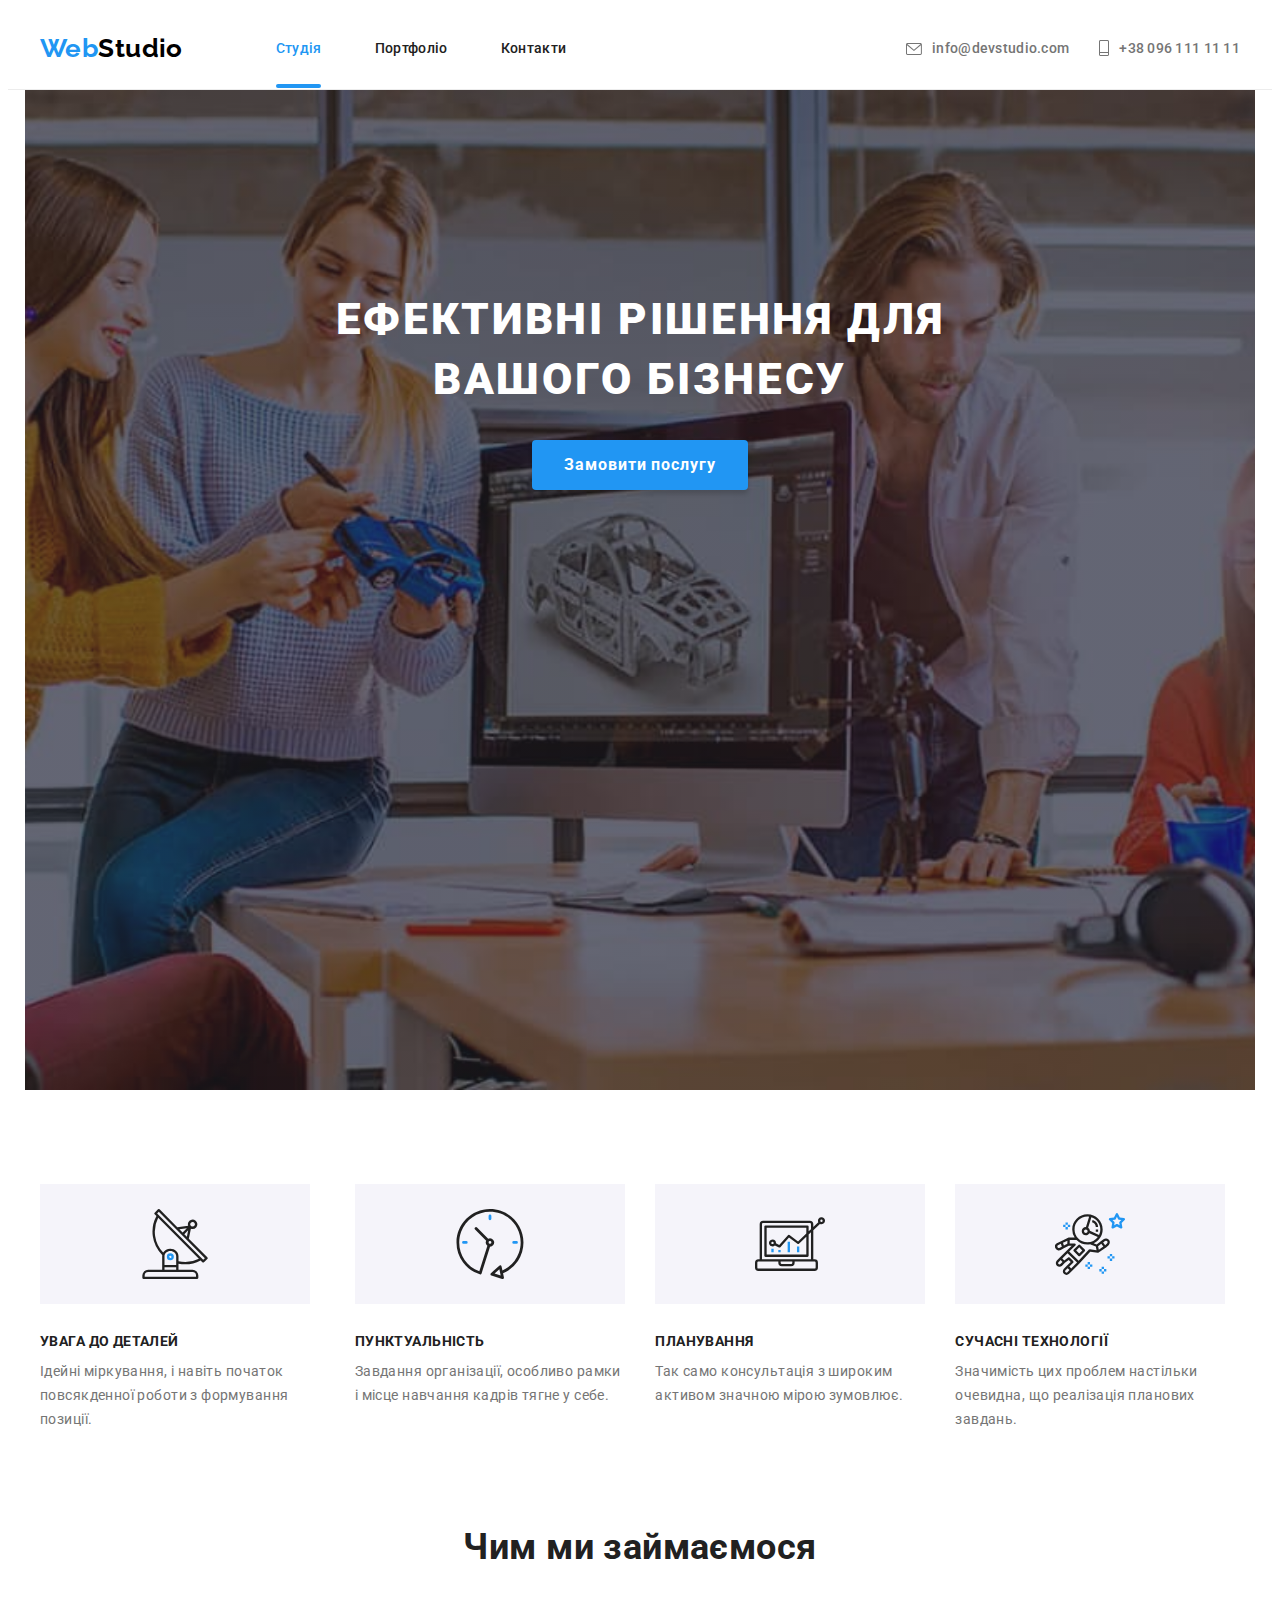
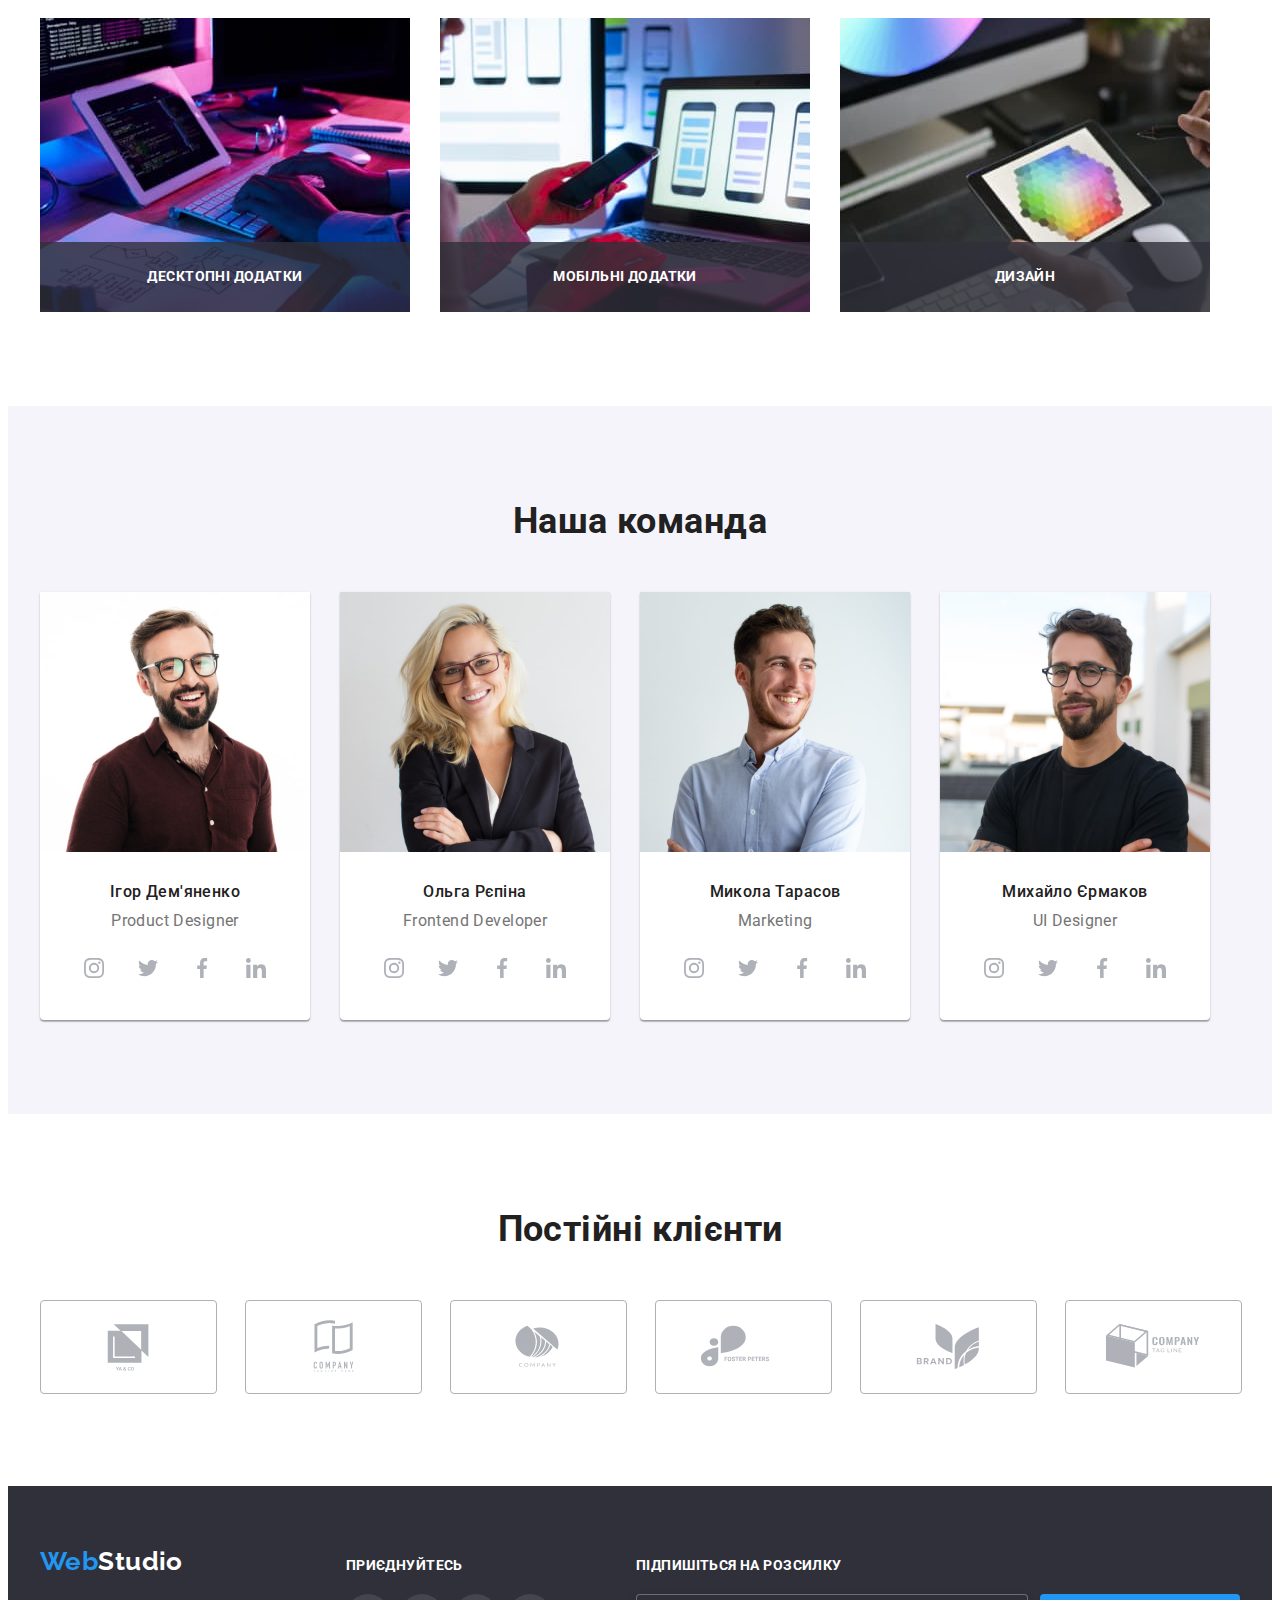
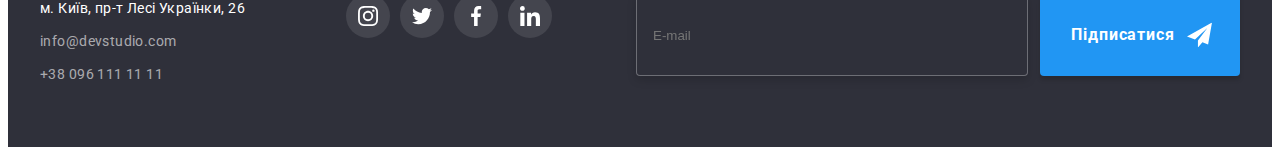
<file: index.html>
<!DOCTYPE html>
<html lang="uk">
  <head>
    <meta charset="UTF-8" />
    <meta http-equiv="X-UA-Compatible" content="IE=edge" />
    <meta name="viewport" content="width=device-width, initial-scale=1.0" />
    <link rel="icon" type="image/x-icon" href="images/favicon.ico" />
    <title>Web Studio</title>
    <link rel="preconnect" href="https://fonts.googleapis.com" />
    <link rel="preconnect" href="https://fonts.gstatic.com" crossorigin />
    <link
      href="https://fonts.googleapis.com/css2?family=Raleway:wght@700&family=Roboto:wght@400;500;700;900&display=swap"
      rel="stylesheet"
    />
    <link
      rel="stylesheet"
      href="https://cdnjs.cloudflare.com/ajax/libs/modern-normalize/1.1.0/modern-normalize.min.css"
      integrity="sha512-wpPYUAdjBVSE4KJnH1VR1HeZfpl1ub8YT/NKx4PuQ5NmX2tKuGu6U/JRp5y+Y8XG2tV+wKQpNHVUX03MfMFn9Q=="
      crossorigin="anonymous"
      referrerpolicy="no-referrer"
    />
    <link rel="stylesheet" href="./css/main.min.css" />
  </head>
  <body>
    <header class="header">
      <div class="container header__container">
        <nav class="navigation">
          <a href="./index.html" class="logo navigation__logo link"
            >Web<span class="navigation__span">Studio</span></a
          >
          <ul class="menu header-menu">
            <li class="menu__item list">
              <a class="menu__link link current" href="./index.html">Студія</a>
            </li>
            <li class="menu__item list">
              <a class="menu__link link" href="./portfolio.html">Портфоліо</a>
            </li>
            <li class="menu__item list">
              <a class="menu__link link" href="./index.html">Контакти</a>
            </li>
          </ul>
        </nav>
        <ul class="contacts header-contacts">
          <li class="contacts__item list">
            <a class="contacts__tel link" href="mailto:info@devstudio.com"
              ><svg class="contacts__mail-icon" width="16" height="12">
                <use href="./images/symbol-defs.svg#icon-envelope"></use></svg
              >info@devstudio.com</a
            >
          </li>
          <li class="contacts__item list">
            <a class="contacts__mail link" href="tel:+380961111111"
              ><svg class="contacts__phone-icon" width="10" height="16">
                <use href="./images/symbol-defs.svg#icon-phone"></use></svg
              >+38 096 111 11 11</a
            >
          </li>
        </ul>
      </div>
    </header>
    <main>
      <section class="hero">
        <div class="container hero__container">
          <h1 class="hero__title">Ефективні рішення для вашого бізнесу</h1>
          <button class="button hero__button" type="button" data-modal-open>
            Замовити послугу
          </button>
        </div>
      </section>
      <section class="features section">
        <div class="container">
          <h2 class="section__title visually-hidden">Наші переваги</h2>
          <ul class="features__list">
            <li class="features__item list">
              <div class="features__icon">
                <svg class="features__antenna-icon" width="70" height="70">
                  <use href="./images/symbol-defs.svg#icon-antenna-1"></use>
                </svg>
              </div>
              <h3 class="features__header">Увага до деталей</h3>
              <p class="features__text">
                Ідейні міркування, і навіть початок повсякденної роботи з формування позиції.
              </p>
            </li>
            <li class="features__item list">
              <div class="features__icon">
                <svg class="features__clock-icon" width="70" height="70">
                  <use href="./images/symbol-defs.svg#icon-clock-1"></use>
                </svg>
              </div>
              <h3 class="features__header">Пунктуальність</h3>
              <p class="features__text">
                Завдання організації, особливо рамки і місце навчання кадрів тягне у себе.
              </p>
            </li>
            <li class="features__item list">
              <div class="features__icon">
                <svg class="features__diagram-icon" width="70" height="70">
                  <use href="./images/symbol-defs.svg#icon-diagram-1"></use>
                </svg>
              </div>
              <h3 class="features__header">Планування</h3>
              <p class="features__text">
                Так само консультація з широким активом значною мірою зумовлює.
              </p>
            </li>
            <li class="features__item list">
              <div class="features__icon">
                <svg class="features__astronaut-icon" width="70" height="70">
                  <use href="./images/symbol-defs.svg#icon-astronaut-1"></use>
                </svg>
              </div>
              <h3 class="features__header">Сучасні технології</h3>
              <p class="features__text">
                Значимість цих проблем настільки очевидна, що реалізація планових завдань.
              </p>
            </li>
          </ul>
        </div>
      </section>
      <section class="about section">
        <div class="container about-container">
          <h2 class="section__title">Чим ми займаємося</h2>
          <ul class="about__list list">
            <li class="about__item">
              <img src="./images/img1.jpg" alt="розробка сайтів" width="370" height="294" />
              <p class="about__overlay-text">Десктопні додатки</p>
            </li>
            <li class="about__item">
              <img
                src="./images/img2.jpg"
                alt="розробка мобільних додатків"
                width="370"
                height="294"
              />
              <p class="about__overlay-text">Мобільні додатки</p>
            </li>
            <li class="about__item">
              <img src="./images/img3.jpg" alt="дизайн" width="370" height="294" />
              <p class="about__overlay-text">Дизайн</p>
            </li>
          </ul>
        </div>
      </section>
      <section class="team section">
        <div class="team-container container">
          <h2 class="section__title">Наша команда</h2>
          <ul class="team__list list">
            <li class="team__item">
              <img
                class="team__member-photo"
                src="./images/img-team1.jpg"
                alt="Ігор Дем'яненко"
                width="270"
                height="260"
              />
              <div class="team__text">
                <h3 class="team__member">Ігор Дем'яненко</h3>
                <p lang="en" class="team__position">Product Designer</p>
                <ul class="social list">
                  <li class="social__item">
                    <a
                      class="social__link"
                      href="https://instagram.com"
                      target="_blank"
                      rel="noopener noreferrer nofollow"
                      ><svg class="social__icon" width="20" height="20">
                        <use href="./images/symbol-defs.svg#icon-instagram-2"></use></svg
                    ></a>
                  </li>
                  <li class="social__item">
                    <a
                      class="social__link"
                      href="https://twitter.com"
                      target="_blank"
                      rel="noopener noreferrer nofollow"
                      ><svg class="social__icon" width="20" height="20">
                        <use href="./images/symbol-defs.svg#icon-twitter-1"></use></svg
                    ></a>
                  </li>
                  <li class="social__item">
                    <a
                      class="social__link"
                      href="https://facebook.com"
                      target="_blank"
                      rel="noopener noreferrer nofollow"
                      ><svg class="social__icon" width="20" height="20">
                        <use href="./images/symbol-defs.svg#icon-facebook-1"></use></svg
                    ></a>
                  </li>
                  <li class="social__item">
                    <a
                      class="social__link"
                      href="https://linkedin.com"
                      target="_blank"
                      rel="noopener noreferrer nofollow"
                      ><svg class="social__icon" width="20" height="20">
                        <use href="./images/symbol-defs.svg#icon-linkedin-1"></use></svg
                    ></a>
                  </li>
                </ul>
              </div>
            </li>
            <li class="team__item">
              <img
                class="team__member-photo"
                src="./images/img-team2.jpg"
                alt="Ольга Рєпіна"
                width="270"
                height="260"
              />
              <div class="team__text">
                <h3 class="team__member">Ольга Рєпіна</h3>
                <p lang="en" class="team__position">Frontend Developer</p>
                <ul class="social list">
                  <li class="social__item">
                    <a
                      class="social__link"
                      href="https://instagram.com"
                      target="_blank"
                      rel="noopener noreferrer nofollow"
                      ><svg class="social__icon" width="20" height="20">
                        <use href="./images/symbol-defs.svg#icon-instagram-2"></use></svg
                    ></a>
                  </li>
                  <li class="social__item">
                    <a
                      class="social__link"
                      href="https://twitter.com"
                      target="_blank"
                      rel="noopener noreferrer nofollow"
                      ><svg class="social__icon" width="20" height="20">
                        <use href="./images/symbol-defs.svg#icon-twitter-1"></use></svg
                    ></a>
                  </li>
                  <li class="social__item">
                    <a
                      class="social__link"
                      href="https://facebook.com"
                      target="_blank"
                      rel="noopener noreferrer nofollow"
                      ><svg class="social__icon" width="20" height="20">
                        <use href="./images/symbol-defs.svg#icon-facebook-1"></use></svg
                    ></a>
                  </li>
                  <li class="social__item">
                    <a
                      class="social__link"
                      href="https://linkedin.com"
                      target="_blank"
                      rel="noopener noreferrer nofollow"
                      ><svg class="social__icon" width="20" height="20">
                        <use href="./images/symbol-defs.svg#icon-linkedin-1"></use></svg
                    ></a>
                  </li>
                </ul>
              </div>
            </li>
            <li class="team__item">
              <img
                class="team__member-photo"
                src="./images/img-team3.jpg"
                alt="Микола Тарасов"
                width="270"
                height="260"
              />
              <div class="team__text">
                <h3 class="team__member">Микола Тарасов</h3>
                <p lang="en" class="team__position">Marketing</p>
                <ul class="social list">
                  <li class="social__item">
                    <a
                      class="social__link"
                      href="https://instagram.com"
                      target="_blank"
                      rel="noopener noreferrer nofollow"
                      ><svg class="social__icon" width="20" height="20">
                        <use href="./images/symbol-defs.svg#icon-instagram-2"></use></svg
                    ></a>
                  </li>
                  <li class="social__item">
                    <a
                      class="social__link"
                      href="https://twitter.com"
                      target="_blank"
                      rel="noopener noreferrer nofollow"
                      ><svg class="social__icon" width="20" height="20">
                        <use href="./images/symbol-defs.svg#icon-twitter-1"></use></svg
                    ></a>
                  </li>
                  <li class="social__item">
                    <a
                      class="social__link"
                      href="https://facebook.com"
                      target="_blank"
                      rel="noopener noreferrer nofollow"
                      ><svg class="social__icon" width="20" height="20">
                        <use href="./images/symbol-defs.svg#icon-facebook-1"></use></svg
                    ></a>
                  </li>
                  <li class="social__item">
                    <a
                      class="social__link"
                      href="https://linkedin.com"
                      target="_blank"
                      rel="noopener noreferrer nofollow"
                      ><svg class="social__icon" width="20" height="20">
                        <use href="./images/symbol-defs.svg#icon-linkedin-1"></use></svg
                    ></a>
                  </li>
                </ul>
              </div>
            </li>
            <li class="team__item">
              <img
                class="team__member-photo"
                src="./images/img-team4.jpg"
                alt="Михайло Єрмаков"
                width="270"
                height="260"
              />
              <div class="team__text">
                <h3 class="team__member">Михайло Єрмаков</h3>
                <p lang="en" class="team__position">UI Designer</p>
                <ul class="social list">
                  <li class="social__item">
                    <a
                      class="social__link"
                      href="https://instagram.com"
                      target="_blank"
                      rel="noopener noreferrer nofollow"
                      ><svg class="social__icon" width="20" height="20">
                        <use href="./images/symbol-defs.svg#icon-instagram-2"></use></svg
                    ></a>
                  </li>
                  <li class="social__item">
                    <a
                      class="social__link"
                      href="https://twitter.com"
                      target="_blank"
                      rel="noopener noreferrer nofollow"
                      ><svg class="social__icon" width="20" height="20">
                        <use href="./images/symbol-defs.svg#icon-twitter-1"></use></svg
                    ></a>
                  </li>
                  <li class="social__item">
                    <a
                      class="social__link"
                      href="https://facebook.com"
                      target="_blank"
                      rel="noopener noreferrer nofollow"
                      ><svg class="social__icon" width="20" height="20">
                        <use href="./images/symbol-defs.svg#icon-facebook-1"></use></svg
                    ></a>
                  </li>
                  <li class="social__item">
                    <a
                      class="social__link"
                      href="https://linkedin.com"
                      target="_blank"
                      rel="noopener noreferrer nofollow"
                      ><svg class="social__icon" width="20" height="20">
                        <use href="./images/symbol-defs.svg#icon-linkedin-1"></use></svg
                    ></a>
                  </li>
                </ul>
              </div>
            </li>
          </ul>
        </div>
      </section>
      <section class="section clients">
        <div class="container clients__container">
          <h2 class="section__title">Постійні клієнти</h2>
          <ul class="clients__list list">
            <li class="clients__item">
              <a class="clients__link" href="./index.html"
                ><svg class="clients__logo" width="106" height="60">
                  <use href="./images/symbol-defs.svg#icon-logo"></use></svg
              ></a>
            </li>
            <li class="clients__item">
              <a class="clients__link" href="./index.html"
                ><svg class="clients__logo" width="106" height="60">
                  <use href="./images/symbol-defs.svg#icon-logo-1"></use></svg
              ></a>
            </li>
            <li class="clients__item">
              <a class="clients__link" href="./index.html"
                ><svg class="clients__logo" width="106" height="60">
                  <use href="./images/symbol-defs.svg#icon-logo-2"></use></svg
              ></a>
            </li>
            <li class="clients__item">
              <a class="clients__link" href="./index.html"
                ><svg class="clients__logo" width="106" height="60">
                  <use href="./images/symbol-defs.svg#icon-logo-3"></use></svg
              ></a>
            </li>
            <li class="clients__item">
              <a class="clients__link" href="./index.html"
                ><svg class="clients__logo" width="106" height="60">
                  <use href="./images/symbol-defs.svg#icon-logo-4"></use></svg
              ></a>
            </li>
            <li class="clients__item">
              <a class="clients__link" href="./index.html"
                ><svg class="clients__logo" width="106" height="60">
                  <use href="./images/symbol-defs.svg#icon-logo-5"></use></svg
              ></a>
            </li>
          </ul>
        </div>
      </section>
    </main>
    <footer class="footer">
      <div class="container">
        <div class="footer-nav">
          <a href="./index.html" class="logo footer-nav__logo link"
            >Web<span class="footer-nav__span">Studio</span></a
          >
          <address class="address">
            <ul class="address__contacts list">
              <li class="address__item">
                <a
                  class="address__link link"
                  href="https://goo.gl/maps/CPtrU1FHBa2aNyZL9"
                  target="_blank"
                  rel="noopener noreferrer nofollow"
                  >м. Київ, пр-т Лесі Українки, 26</a
                >
              </li>
              <li class="address__item">
                <a class="address__mail link" href="mailto:info@devstudio.com"
                  >info@devstudio.com</a
                >
              </li>
              <li class="address__item">
                <a class="address__tel link" href="tel:+380961111111">+38 096 111 11 11</a>
              </li>
            </ul>
          </address>
        </div>
        <div class="footer-social">
          <h2 class="footer-social__title">Приєднуйтесь</h2>
          <ul class="social-join list">
            <li class="social-join__item">
              <a
                class="social-join__link"
                href="https://instagram.com"
                target="_blank"
                rel="noopener noreferrer nofollow"
                ><svg class="social-join__icon" width="20" height="20">
                  <use href="./images/symbol-defs.svg#icon-instagram-2"></use></svg
              ></a>
            </li>
            <li class="social-join__item">
              <a
                class="social-join__link"
                href="https://twitter.com"
                target="_blank"
                rel="noopener noreferrer nofollow"
                ><svg class="social-join__icon" width="20" height="20">
                  <use href="./images/symbol-defs.svg#icon-twitter-1"></use></svg
              ></a>
            </li>
            <li class="social-join__item">
              <a
                class="social-join__link"
                href="https://facebook.com"
                target="_blank"
                rel="noopener noreferrer nofollow"
                ><svg class="social-join__icon" width="20" height="20">
                  <use href="./images/symbol-defs.svg#icon-facebook-1"></use></svg
              ></a>
            </li>
            <li class="social-join__item">
              <a
                class="social-join__link"
                href="https://linkedin.com"
                target="_blank"
                rel="noopener noreferrer nofollow"
                ><svg class="social-join__icon" width="20" height="20">
                  <use href="./images/symbol-defs.svg#icon-linkedin-1"></use></svg
              ></a>
            </li>
          </ul>
        </div>
        <div class="footer-subscribe">
          <p class="footer-subscribe__title">Підпишіться на розсилку</p>
          <form class="footer-form">
            <label for="subscribe-email" class="footer-form__email">
              <input
                type="email"
                name="email"
                id="subscribe-email"
                class="footer-modal-input"
                placeholder="E-mail"
              />
            </label>
            <button type="submit" class="button footer-form__button">
              <span class="footer-button-text">Підписатися</span
              ><span
                ><svg class="footer-form__icon" width="25" height="25">
                  <use href="./images/symbol-defs.svg#icon-icon-send"></use></svg
              ></span>
            </button>
          </form>
        </div>
      </div>
    </footer>
    <div class="backdrop is-hidden" data-modal>
      <div class="modal">
        <button type="button" class="modal-close" data-modal-close>
          <svg class="modal-close-icon" width="18" height="18">
            <use href="./images/symbol-defs.svg#icon-close-black-18dp-2-1"></use>
          </svg>
        </button>
        <form class="modal-form">
          <p class="modal-title">Залиште свої дані, ми вам передзвонимо</p>
          <div class="modal-field">
            <label for="user-name" class="input-label">Ім'я</label>
            <div class="input-wrap">
              <input
                type="text"
                name="user-name"
                id="user-name"
                class="modal-input"
                autofocus
                required
              />
              <svg class="modal-input-icon" width="18" height="18">
                <use href="./images/symbol-defs.svg#icon-person-black-18dp-1"></use>
              </svg>
            </div>
          </div>
          <div class="modal-field">
            <label for="phone-number" class="input-label">Телефон</label>
            <div class="input-wrap">
              <input
                type="tel"
                name="phone-number"
                id="phone-number"
                class="modal-input"
                required
              />
              <svg class="modal-input-icon" width="18" height="18">
                <use href="./images/symbol-defs.svg#icon-phone-black-18dp-1"></use>
              </svg>
            </div>
          </div>
          <div class="modal-field">
            <label for="email" class="input-label">Пошта</label>
            <div class="input-wrap">
              <input type="email" name="email" id="email" class="modal-input" required />
              <svg class="modal-input-icon" width="18" height="18">
                <use href="./images/symbol-defs.svg#icon-email-black-18dp-1"></use>
              </svg>
            </div>
          </div>
          <div class="modal-comment-field">
            <label for="user-comment" class="input-label">Коментар</label>
            <textarea
              class="user-comment"
              name="user-comment"
              id="user-comment"
              placeholder="Введіть текст"
            ></textarea>
          </div>
          <div class="modal-check-field">
            <label for="agree" class="check-text">
              <input
                type="checkbox"
                class="input-check visually-hidden"
                name="agree"
                value="true"
                id="agree"
                required
              />
              <span class="custom-check">
                <svg class="check-icon" width="16" height="15">
                  <use href="./images/symbol-defs.svg#icon-icon-check"></use>
                </svg> </span
              >Погоджуюся з розсилкою та приймаю&nbsp;
              <a class="user-agreement-link" href="./index.html">Умови договору</a></label
            >
          </div>
          <button type="submit" class="button button-submit">Відправити</button>
        </form>
      </div>
    </div>
    <script src="./js/modal.js"></script>
  </body>
</html>
</file>
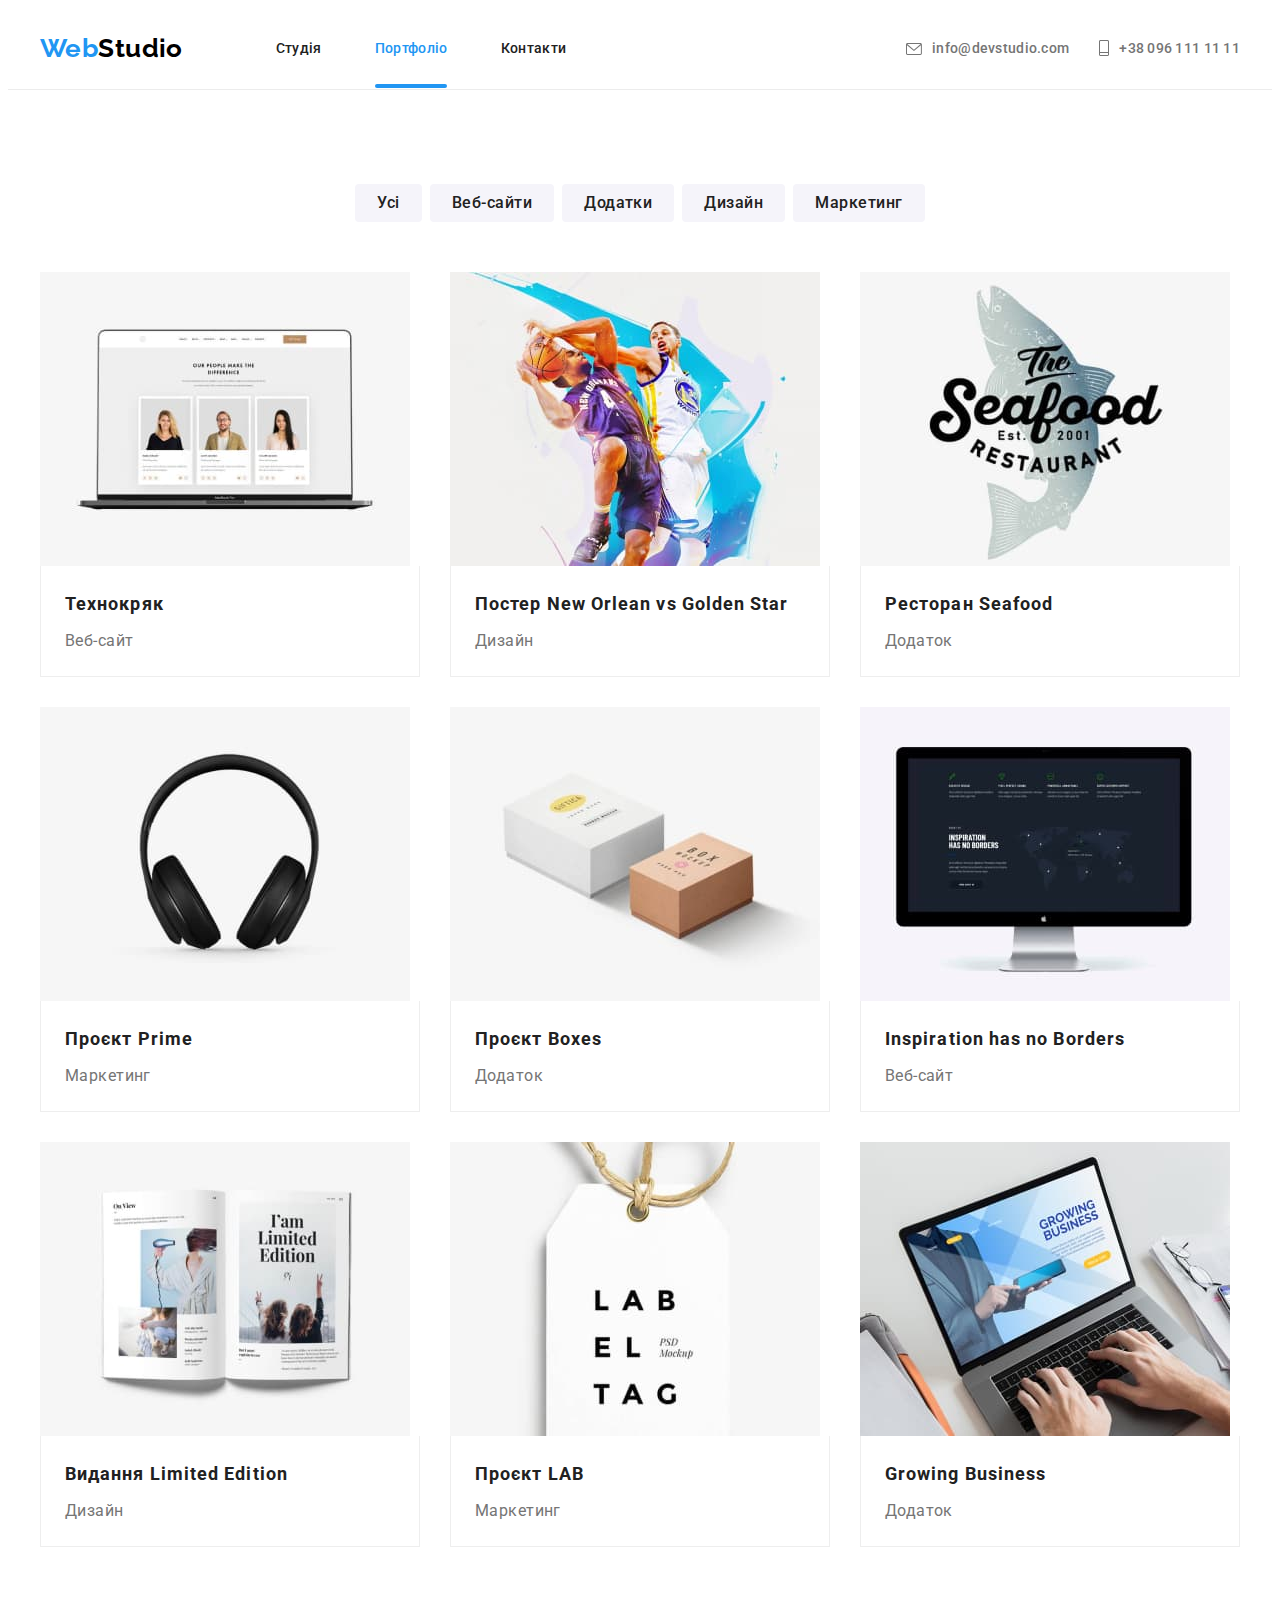
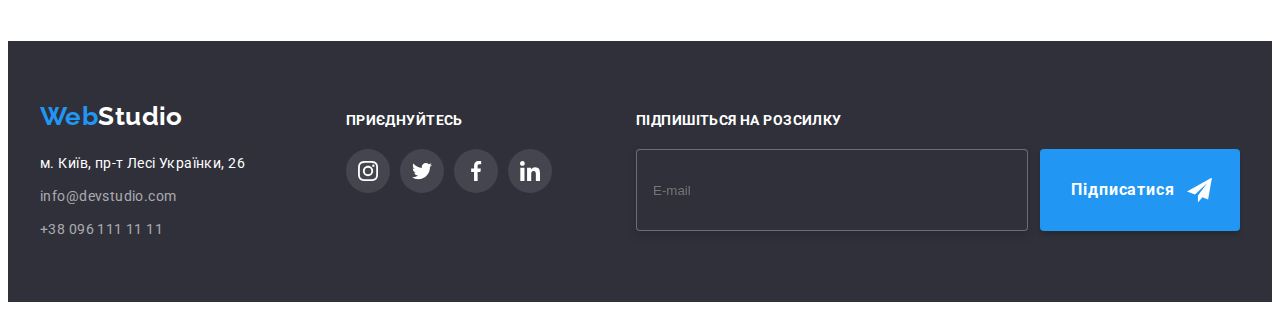
<file: portfolio.html>
<!DOCTYPE html>
<html lang="uk">
  <head>
    <meta charset="UTF-8" />
    <meta http-equiv="X-UA-Compatible" content="IE=edge" />
    <meta name="viewport" content="width=device-width, initial-scale=1.0" />
    <link rel="icon" type="image/x-icon" href="images/favicon.ico" />
    <title>Web Studio - Portfolio</title>
    <link rel="preconnect" href="https://fonts.googleapis.com" />
    <link rel="preconnect" href="https://fonts.gstatic.com" crossorigin />
    <link
      href="https://fonts.googleapis.com/css2?family=Raleway:wght@700&family=Roboto:wght@400;500;700;900&display=swap"
      rel="stylesheet"
    />
    <link
      rel="stylesheet"
      href="https://cdnjs.cloudflare.com/ajax/libs/modern-normalize/1.1.0/modern-normalize.min.css"
      integrity="sha512-wpPYUAdjBVSE4KJnH1VR1HeZfpl1ub8YT/NKx4PuQ5NmX2tKuGu6U/JRp5y+Y8XG2tV+wKQpNHVUX03MfMFn9Q=="
      crossorigin="anonymous"
      referrerpolicy="no-referrer"
    />
    <link rel="stylesheet" href="./css/main.min.css" />
  </head>
  <body>
    <header class="header">
      <div class="container header__container">
        <nav class="navigation">
          <a href="./index.html" class="logo navigation__logo link"
            >Web<span class="navigation__span">Studio</span></a
          >
          <ul class="menu header-menu">
            <li class="menu__item list">
              <a class="menu__link link" href="./index.html">Студія</a>
            </li>
            <li class="menu__item list">
              <a class="menu__link link current" href="./portfolio.html">Портфоліо</a>
            </li>
            <li class="menu__item list">
              <a class="menu__link link" href="./index.html">Контакти</a>
            </li>
          </ul>
        </nav>
        <ul class="contacts header-contacts">
          <li class="contacts__item list">
            <a class="contacts__tel link" href="mailto:info@devstudio.com"
              ><svg class="contacts__mail-icon" width="16" height="12">
                <use href="./images/symbol-defs.svg#icon-envelope"></use></svg
              >info@devstudio.com</a
            >
          </li>
          <li class="contacts__item list">
            <a class="contacts__mail link" href="tel:+380961111111"
              ><svg class="contacts__phone-icon" width="10" height="16">
                <use href="./images/symbol-defs.svg#icon-phone"></use></svg
              >+38 096 111 11 11</a
            >
          </li>
        </ul>
      </div>
    </header>
    <main>
      <section class="portfolio section">
        <div class="container portfolio-container">
          <h1 class="hero__title visually-hidden">Портфоліо</h1>
          <ul class="button-list list">
            <li class="button-list__item">
              <button type="button" class="button-list__button">Усі</button>
            </li>
            <li class="button-list__item">
              <button type="button" class="button-list__button">Веб-сайти</button>
            </li>
            <li class="button-list__item">
              <button type="button" class="button-list__button">Додатки</button>
            </li>
            <li class="button-list__item">
              <button type="button" class="button-list__button">Дизайн</button>
            </li>
            <li class="button-list__item">
              <button type="button" class="button-list__button">Маркетинг</button>
            </li>
          </ul>
          <ul class="portfolio-list list">
            <li class="portfolio__item">
              <a class="portfolio__link link" href="./portfolio.html">
                <div class="portfolio__overlay">
                  <img
                    class="portfolio__image"
                    src="./images/portfolio1.jpg"
                    alt="вебсайт"
                    width="370"
                    height="294"
                  />
                  <p class="portfolio__overlay-text">
                    Ресурс пропонує комплексні пропозиції з різним рівнем функціоналу та сервісів.
                    Все це дозволить відвідувачу отримати вичерпні відомості про компанію чи
                    приватну особу.
                  </p>
                </div>
                <div class="portfolio__card">
                  <h2 class="portfolio__title">Технокряк</h2>
                  <p class="portfolio__text">Веб-сайт</p>
                </div>
              </a>
            </li>
            <li class="portfolio__item">
              <a class="portfolio__link link" href="./portfolio.html">
                <div class="portfolio__overlay">
                  <img
                    class="portfolio__image"
                    src="./images/portfolio2.jpg"
                    alt="постер"
                    width="370"
                    height="294"
                  />
                  <p class="portfolio__overlay-text">
                    Ресурс пропонує комплексні пропозиції з різним рівнем функціоналу та сервісів.
                    Все це дозволить відвідувачу отримати вичерпні відомості про компанію чи
                    приватну особу.
                  </p>
                </div>
                <div class="portfolio__card">
                  <h2 class="portfolio__title">Постер New Orlean vs Golden Star</h2>
                  <p class="portfolio__text">Дизайн</p>
                </div>
              </a>
            </li>
            <li class="portfolio__item">
              <a class="portfolio__link link" href="./portfolio.html">
                <div class="portfolio__overlay">
                  <img
                    class="portfolio__image"
                    src="./images/portfolio3.jpg"
                    alt="лого ресторану"
                    width="370"
                    height="294"
                  />
                  <p class="portfolio__overlay-text">
                    Ресурс пропонує комплексні пропозиції з різним рівнем функціоналу та сервісів.
                    Все це дозволить відвідувачу отримати вичерпні відомості про компанію чи
                    приватну особу.
                  </p>
                </div>
                <div class="portfolio__card">
                  <h2 class="portfolio__title">Ресторан Seafood</h2>
                  <p class="portfolio__text">Додаток</p>
                </div>
              </a>
            </li>
            <li class="portfolio__item">
              <a class="portfolio__link link" href="./portfolio.html">
                <div class="portfolio__overlay">
                  <img
                    class="portfolio__image"
                    src="./images/portfolio4.jpg"
                    alt="навушники"
                    width="370"
                    height="294"
                  />
                  <p class="portfolio__overlay-text">
                    Ресурс пропонує комплексні пропозиції з різним рівнем функціоналу та сервісів.
                    Все це дозволить відвідувачу отримати вичерпні відомості про компанію чи
                    приватну особу.
                  </p>
                </div>
                <div class="portfolio__card">
                  <h2 class="portfolio__title">Проєкт Prime</h2>
                  <p class="portfolio__text">Маркетинг</p>
                </div>
              </a>
            </li>
            <li class="portfolio__item">
              <a class="portfolio__link link" href="./portfolio.html">
                <div class="portfolio__overlay">
                  <img
                    class="portfolio__image"
                    src="./images/portfolio5.jpg"
                    alt="коробки"
                    width="370"
                    height="294"
                  />
                  <p class="portfolio__overlay-text">
                    Ресурс пропонує комплексні пропозиції з різним рівнем функціоналу та сервісів.
                    Все це дозволить відвідувачу отримати вичерпні відомості про компанію чи
                    приватну особу.
                  </p>
                </div>
                <div class="portfolio__card">
                  <h2 class="portfolio__title">Проєкт Boxes</h2>
                  <p class="portfolio__text">Додаток</p>
                </div>
              </a>
            </li>
            <li class="portfolio__item">
              <a class="portfolio__link link" href="./portfolio.html">
                <div class="portfolio__overlay">
                  <img
                    class="portfolio__image"
                    src="./images/portfolio6.jpg"
                    alt="монітор"
                    width="370"
                    height="294"
                  />
                  <p class="portfolio__overlay-text">
                    Ресурс пропонує комплексні пропозиції з різним рівнем функціоналу та сервісів.
                    Все це дозволить відвідувачу отримати вичерпні відомості про компанію чи
                    приватну особу.
                  </p>
                </div>
                <div class="portfolio__card">
                  <h2 class="portfolio__title">Inspiration has no Borders</h2>
                  <p class="portfolio__text">Веб-сайт</p>
                </div>
              </a>
            </li>
            <li class="portfolio__item">
              <a class="portfolio__link link" href="./portfolio.html">
                <div class="portfolio__overlay">
                  <img
                    class="portfolio__image"
                    src="./images/portfolio7.jpg"
                    alt="книжка"
                    width="370"
                    height="294"
                  />
                  <p class="portfolio__overlay-text">
                    Ресурс пропонує комплексні пропозиції з різним рівнем функціоналу та сервісів.
                    Все це дозволить відвідувачу отримати вичерпні відомості про компанію чи
                    приватну особу.
                  </p>
                </div>
                <div class="portfolio__card">
                  <h2 class="portfolio__title">Видання Limited Edition</h2>
                  <p class="portfolio__text">Дизайн</p>
                </div>
              </a>
            </li>
            <li class="portfolio__item">
              <a class="portfolio__link link" href="./portfolio.html">
                <div class="portfolio__overlay">
                  <img
                    class="portfolio__image"
                    src="./images/portfolio8.jpg"
                    alt="лейбл"
                    width="370"
                    height="294"
                  />
                  <p class="portfolio__overlay-text">
                    Ресурс пропонує комплексні пропозиції з різним рівнем функціоналу та сервісів.
                    Все це дозволить відвідувачу отримати вичерпні відомості про компанію чи
                    приватну особу.
                  </p>
                </div>
                <div class="portfolio__card">
                  <h2 class="portfolio__title">Проєкт LAB</h2>
                  <p class="portfolio__text">Маркетинг</p>
                </div>
              </a>
            </li>
            <li class="portfolio__item">
              <a class="portfolio__link link" href="./portfolio.html">
                <div class="portfolio__overlay">
                  <img
                    class="portfolio__image"
                    src="./images/portfolio9.jpg"
                    alt="ноутбук"
                    width="370"
                    height="294"
                  />
                  <p class="portfolio__overlay-text">
                    Ресурс пропонує комплексні пропозиції з різним рівнем функціоналу та сервісів.
                    Все це дозволить відвідувачу отримати вичерпні відомості про компанію чи
                    приватну особу.
                  </p>
                </div>
                <div class="portfolio__card">
                  <h2 class="portfolio__title">Growing Business</h2>
                  <p class="portfolio__text">Додаток</p>
                </div>
              </a>
            </li>
          </ul>
        </div>
      </section>
    </main>
    <footer class="footer">
      <div class="container">
        <div class="footer-nav">
          <a href="./index.html" class="logo footer-nav__logo link"
            >Web<span class="footer-nav__span">Studio</span></a
          >
          <address class="address">
            <ul class="address__contacts list">
              <li class="address__item">
                <a
                  class="address__link link"
                  href="https://goo.gl/maps/CPtrU1FHBa2aNyZL9"
                  target="_blank"
                  rel="noopener noreferrer nofollow"
                  >м. Київ, пр-т Лесі Українки, 26</a
                >
              </li>
              <li class="address__item">
                <a class="address__mail link" href="mailto:info@devstudio.com"
                  >info@devstudio.com</a
                >
              </li>
              <li class="address__item">
                <a class="address__tel link" href="tel:+380961111111">+38 096 111 11 11</a>
              </li>
            </ul>
          </address>
        </div>
        <div class="footer-social">
          <h2 class="footer-social__title">Приєднуйтесь</h2>
          <ul class="social-join list">
            <li class="social-join__item">
              <a
                class="social-join__link"
                href="https://instagram.com"
                target="_blank"
                rel="noopener noreferrer nofollow"
                ><svg class="social-join__icon" width="20" height="20">
                  <use href="./images/symbol-defs.svg#icon-instagram-2"></use></svg
              ></a>
            </li>
            <li class="social-join__item">
              <a
                class="social-join__link"
                href="https://twitter.com"
                target="_blank"
                rel="noopener noreferrer nofollow"
                ><svg class="social-join__icon" width="20" height="20">
                  <use href="./images/symbol-defs.svg#icon-twitter-1"></use></svg
              ></a>
            </li>
            <li class="social-join__item">
              <a
                class="social-join__link"
                href="https://facebook.com"
                target="_blank"
                rel="noopener noreferrer nofollow"
                ><svg class="social-join__icon" width="20" height="20">
                  <use href="./images/symbol-defs.svg#icon-facebook-1"></use></svg
              ></a>
            </li>
            <li class="social-join__item">
              <a
                class="social-join__link"
                href="https://linkedin.com"
                target="_blank"
                rel="noopener noreferrer nofollow"
                ><svg class="social-join__icon" width="20" height="20">
                  <use href="./images/symbol-defs.svg#icon-linkedin-1"></use></svg
              ></a>
            </li>
          </ul>
        </div>
        <div class="footer-subscribe">
          <p class="footer-subscribe__title">Підпишіться на розсилку</p>
          <form class="footer-form">
            <label for="subscribe-email" class="footer-form__email">
              <input
                type="email"
                name="email"
                id="subscribe-email"
                class="footer-modal-input"
                placeholder="E-mail"
              />
            </label>
            <button type="submit" class="button footer-form__button">
              <span class="footer-button-text">Підписатися</span
              ><span
                ><svg class="footer-form__icon" width="25" height="25">
                  <use href="./images/symbol-defs.svg#icon-icon-send"></use></svg
              ></span>
            </button>
          </form>
        </div>
      </div>
    </footer>
  </body>
</html>
</file>
<file: css/main.min.css>
:root{--main-text-color: #212121;--sec-text-color: #757575;--accent-color: #2196f3;--active-button-color: #188ce8;--main-background-color: #f5f5f5;--sec-background-color: #f5f4fa;--header-background-color: #ffffff;--footer-background-color: #2f303a;--sec-logo-color: #000000;--footer-address-color: rgba(255, 255, 255, 0.6);--footer-icon-background: rgba(255, 255, 255, 0.1);--border-main-color: #eeeeee;--hero-gradient-color: rgba(47, 48, 58, 0.4);--social-network-color: #afb1b8;--transition-timing-function: cubic-bezier(0.4, 0, 0.2, 1)}p,h1,h2,h3,h4,h5,h6{margin:0}ul,ol{margin:0;padding-left:0}button{cursor:pointer}address{font-style:normal}img{display:block;max-width:100%;height:auto}body{font-family:"Roboto",sans-serif;font-size:14px;letter-spacing:.03em;color:var(--main-text-color);background-color:var(--header-background-color)}.link{text-decoration:none}.list{list-style:none}.logo{font-family:"Raleway",sans-serif;font-weight:700;font-size:26px;line-height:1.19;color:var(--accent-color);margin-right:93px}.section{padding-top:94px}.section__title{font-size:36px;line-height:1.17;text-align:center;margin-bottom:50px}.container{width:1200px;padding-left:15px;padding-right:15px;margin:0 auto}.header{border-bottom:1px solid #ececec}.header__container{display:flex;align-items:center;justify-content:space-between}.navigation{display:flex;align-items:center}.navigation__span{color:var(--sec-logo-color)}.menu__item{display:inline-block}.menu__item:not(:last-child){margin-right:50px}.header-menu{padding-top:32px;padding-bottom:32px}.menu__link{position:relative;padding-top:32px;padding-bottom:32px;font-weight:500;line-height:1.14;color:var(--main-text-color);letter-spacing:.02em;transition-property:color;transition-duration:250ms;transition-timing-function:var(--transition-timing-function)}.menu__link:hover,.menu__link:focus{color:var(--accent-color)}.current{color:var(--accent-color)}.current::after{position:absolute;bottom:0;content:"";display:block;background-color:var(--accent-color);border-radius:2px;width:100%;height:4px}.header-contacts{display:flex;margin-left:auto}.contacts__item{display:inline-block}.contacts__item:not(:last-child){margin-right:30px}.contacts__mail-icon{margin-right:10px;vertical-align:middle;fill:currentColor}.contacts__mail-icon:hover,.contacts__mail-icon:focus{fill:var(--accent-color)}.contacts__phone-icon{margin-right:10px;vertical-align:text-top;fill:currentColor}.contacts__tel,.contacts__mail{padding-top:32px;padding-bottom:32px;font-weight:500;line-height:1.14;color:var(--sec-text-color);letter-spacing:.02em;transition-property:color;transition-duration:250ms;transition-timing-function:var(--transition-timing-function)}.contacts__tel:hover,.contacts__tel:focus,.contacts__mail:hover,.contacts__mail:focus{color:var(--accent-color)}.hero__container{text-align:center;max-width:1600px;height:600px;margin-left:auto;margin-right:auto;padding-top:200px;padding-bottom:200px;background-image:linear-gradient(rgba(47, 48, 58, 0.4), rgba(47, 48, 58, 0.4)),url(../images/ws-hero.jpg);background-repeat:no-repeat;background-position:center;background-size:cover}.hero__title{width:696px;margin:0 auto;margin-bottom:30px;font-weight:900;font-size:44px;line-height:1.36;text-align:center;letter-spacing:.06em;text-transform:uppercase;color:#fff}.hero__button{padding:10px 32px;min-width:216px}.visually-hidden{position:absolute;white-space:nowrap;width:1px;height:1px;overflow:hidden;border:0;padding:0;clip:rect(0 0 0 0);-webkit-clip-path:inset(50%);clip-path:inset(50%);margin:-1px}.features__icon{display:flex;justify-content:center;align-items:center;height:120px;width:270px;background:var(--sec-background-color);margin-bottom:30px}.features__list{display:flex;gap:30px}.features__header{font-size:14px;line-height:1.14;text-transform:uppercase;margin-bottom:10px}.features__text{line-height:1.71;color:var(--sec-text-color)}.about-container{padding-bottom:94px}.about__list{display:flex;gap:30px}.about__item{position:relative}.about__overlay-text{position:absolute;bottom:0;display:flex;justify-content:center;align-items:center;width:100%;height:70px;font-weight:700;line-height:1.14;text-transform:uppercase;color:var(--header-background-color);background-color:rgba(47,48,58,.8)}.team{background-color:var(--sec-background-color)}.team-container{padding-bottom:94px}.team__list{display:flex;gap:30px}.team__text{padding-top:30px;padding-bottom:30px}.team__item{background:var(--header-background-color);box-shadow:0px 1px 3px rgba(0,0,0,.12),0px 1px 1px rgba(0,0,0,.14),0px 2px 1px rgba(0,0,0,.2);border-radius:0px 0px 4px 4px}.team__member{margin-bottom:10px;font-weight:500;font-size:16px;line-height:1.19;text-align:center}.team__position{font-size:16px;line-height:1.19;text-align:center;color:var(--sec-text-color)}.social{display:flex;justify-content:center;align-items:center;margin-top:16px;gap:10px}.social__item{width:44px;height:44px}.social__link{width:100%;height:100%;border-radius:50%;display:flex;justify-content:center;align-items:center;background-color:var(--header-background-color);fill:var(--social-network-color);transition-property:background-color,fill;transition-duration:250ms;transition-timing-function:var(--transition-timing-function)}.social__link:hover,.social__link:focus{background-color:var(--accent-color);fill:var(--header-background-color)}.clients__container{padding-bottom:94px}.clients__list{display:flex;gap:30px;justify-content:center}.clients__item{height:92px;width:calc((100% - 150px)/6)}.clients__link{width:100%;height:100%;border:1px solid currentColor;border-radius:4px;display:flex;justify-content:center;align-items:center;color:var(--social-network-color);transition-property:color;transition-duration:250ms;transition-timing-function:var(--transition-timing-function)}.clients__link:hover,.clients__link:focus{color:var(--accent-color)}.clients__logo{fill:currentColor}.footer{padding-top:60px;padding-bottom:60px;background-color:var(--footer-background-color)}.footer .container{display:flex;align-items:baseline}.footer-nav{min-width:231px;margin-right:70px}.footer-nav__logo{margin-bottom:20px;display:block}.footer-nav__span{color:var(--header-background-color)}.address__link{font-style:normal;font-weight:400;line-height:1.71;color:var(--header-background-color);transition-property:color;transition-duration:250ms;transition-timing-function:var(--transition-timing-function)}.address__link:hover,.address__link:focus{color:var(--accent-color)}.address__tel,.address__mail{font-style:normal;line-height:1.71;color:var(--footer-address-color);transition-property:color;transition-duration:250ms;transition-timing-function:var(--transition-timing-function)}.address__tel:hover,.address__tel:focus,.address__mail:hover,.address__mail:focus{color:var(--accent-color)}.address__item:not(:last-child){margin-bottom:9px}.footer-social{margin-right:auto}.footer-social__title{margin-bottom:20px;font-weight:700;font-size:14px;line-height:1.14;letter-spacing:.03em;text-transform:uppercase;color:var(--header-background-color)}.social-join{display:flex;gap:10px}.social-join__item{width:44px;height:44px}.social-join__link{width:100%;height:100%;border-radius:50%;display:flex;justify-content:center;align-items:center;background-color:var(--footer-icon-background);fill:var(--header-background-color);transition-property:background-color,fill;transition-duration:250ms;transition-timing-function:var(--transition-timing-function)}.social-join__link:hover,.social-join__link:focus{background-color:var(--accent-color);fill:var(--header-background-color)}.footer-subscribe__title{margin-bottom:20px;font-weight:700;font-size:14px;line-height:1.14;letter-spacing:.03em;text-transform:uppercase;color:var(--header-background-color)}.footer-modal-input{border:1px solid rgba(255,255,255,.3);filter:drop-shadow(0px 4px 4px rgba(0, 0, 0, 0.15));border-radius:4px;background-color:var(--footer-background-color);padding:15px 16px;min-width:358px;height:50px;color:var(--header-background-color)}.footer-form{display:flex;gap:12px}.footer-form__button{position:relative;min-width:200px;padding:10px 62px 10px 28px}.footer-form__icon{position:absolute;top:50%;right:28px;transform:translateY(-50%)}.backdrop{width:100%;height:100%;background-color:rgba(0,0,0,.2);position:fixed;top:0;transition:opacity 250ms var(--transition-timing-function),visibility 250ms var(--transition-timing-function)}.modal{padding:40px;width:528px;height:581px;background-color:#fff;box-shadow:0px 1px 3px rgba(0,0,0,.12),0px 1px 1px rgba(0,0,0,.14),0px 2px 1px rgba(0,0,0,.2);border-radius:4px;position:absolute;top:50%;left:50%;transform:translate(-50%, -50%) rotate(0);transition:transform 250ms var(--transition-timing-function)}.backdrop .is-hidden .modal{transform:translate(-50%, -50%)}.modal-close{width:30px;height:30px;background-color:var(--header-background-color);border:1px solid rgba(0,0,0,.1);border-radius:50%;position:absolute;right:14px;top:14px;display:flex;align-items:center;justify-content:center;cursor:pointer;transition-property:fill;transition-duration:250ms;transition-timing-function:var(--transition-timing-function)}.modal-close:hover,.modal-close:focus{fill:var(--accent-color)}.backdrop.is-hidden{opacity:0;visibility:hidden;pointer-events:none}.modal-title{margin-bottom:12px;font-weight:700;font-size:20px;line-height:1.15;text-align:center;letter-spacing:.03em;color:var(--main-text-color)}.input-label{display:block;margin-bottom:4px;font-weight:400;font-size:12px;line-height:1.17;letter-spacing:.01em;color:var(--sec-text-color);cursor:pointer}.modal-field{margin-bottom:10px}.modal-input{padding-left:42px;width:100%;height:40px;border:1px solid rgba(33,33,33,.2);border-radius:4px;cursor:pointer;transition-property:border-color;transition-duration:250ms;transition-timing-function:var(--transition-timing-function)}.modal-input:hover,.modal-input:focus{border-color:var(--accent-color)}.modal-input:hover+.modal-input-icon,.modal-input:focus+.modal-input-icon{fill:var(--accent-color)}.input-wrap{position:relative}.modal-input-icon{position:absolute;left:15px;top:50%;transform:translateY(-50%);transition-property:fill;transition-duration:250ms;transition-timing-function:var(--transition-timing-function)}.modal-comment-field{margin-bottom:20px}.user-comment{padding:12px 16px;width:100%;height:120px;border:1px solid rgba(33,33,33,.2);border-radius:4px;resize:none;cursor:pointer;transition-property:border-color;transition-duration:250ms;transition-timing-function:var(--transition-timing-function)}.user-comment:hover,.user-comment:focus{border-color:var(--accent-color)}.modal-check-field{margin-bottom:30px}.check-text{font-weight:400;font-size:14px;line-height:1.71;letter-spacing:.03em;color:var(--sec-text-color);display:flex;align-items:center;position:relative;cursor:pointer}.check-text span{width:16px;height:15px;border:2px solid var(--main-text-color);border-radius:2px;margin-right:5px;display:flex;align-items:center;justify-content:center;fill:rgba(0,0,0,0)}.check-icon{position:absolute;top:50%;transform:translateY(-50%);opacity:0;transition-property:opacity;transition-duration:250ms;transition-timing-function:var(--transition-timing-function)}.input-check:checked+.custom-check>svg{opacity:1}.user-agreement-link{color:var(--accent-color)}.button-submit{display:block;margin:0 auto;padding:10px 52px;min-width:200px}.button-list__button{padding:6px 22px;font-family:inherit;font-weight:500;font-size:16px;line-height:1.62;letter-spacing:.03em;text-align:center;color:var(--main-text-color);cursor:pointer;background-color:var(--sec-background-color);border:none;border-radius:4px;transition-property:color,background-color,box-shadow;transition-duration:250ms;transition-timing-function:var(--transition-timing-function)}.button-list__button:hover,.button-list__button:focus{color:var(--header-background-color);background-color:var(--accent-color);box-shadow:0px 3px 1px rgba(0,0,0,.1),0px 1px 2px rgba(0,0,0,.08),0px 2px 2px rgba(0,0,0,.12);border-radius:4px}.button-list{display:flex;justify-content:center;gap:8px;margin-bottom:50px}.portfolio-list{display:flex;flex-wrap:wrap;gap:30px}.portfolio__item{flex-basis:calc((100% - 60px)/3)}.portfolio__card{border:1px solid #eee;padding:20px 24px;border-top:none}.portfolio__link{display:block;transition-property:box-shadow;transition-duration:250ms;transition-timing-function:var(--transition-timing-function)}.portfolio__link:hover,.portfolio__link:focus{box-shadow:0px 1px 1px rgba(0,0,0,.12),0px 4px 4px rgba(0,0,0,.06),1px 4px 6px rgba(0,0,0,.16)}.portfolio__title{color:var(--main-text-color);margin-bottom:4px;font-weight:700;font-size:18px;line-height:2;letter-spacing:.06em;background-color:var(--header-background-color)}.portfolio__text{font-size:16px;line-height:1.88;color:var(--sec-text-color);background-color:var(--header-background-color)}.portfolio-container{padding-bottom:94px}.portfolio__overlay{position:relative;overflow:hidden}.portfolio__overlay-text{position:absolute;top:0;padding:63px 24px;color:var(--header-background-color);font-weight:400;font-size:18px;line-height:1.56;letter-spacing:.03em;background-color:rgba(33,150,243,.9);height:100%;transform:translateY(100%);transition:transform 250ms var(--transition-timing-function)}.portfolio__link:hover .portfolio__overlay-text,.portfolio__link:focus .portfolio__overlay-text{transform:translateY(0)}.button{background-color:var(--accent-color);color:var(--header-background-color);box-shadow:0px 4px 4px rgba(0,0,0,.15);border-radius:4px;border:none;font-family:inherit;font-weight:700;font-size:16px;line-height:1.88;letter-spacing:.06em;transition-property:background-color;transition-duration:250ms;transition-timing-function:var(--transition-timing-function)}.button:hover,.button:focus{background-color:var(--active-button-color)}/*# sourceMappingURL=main.min.css.map */
</file>
